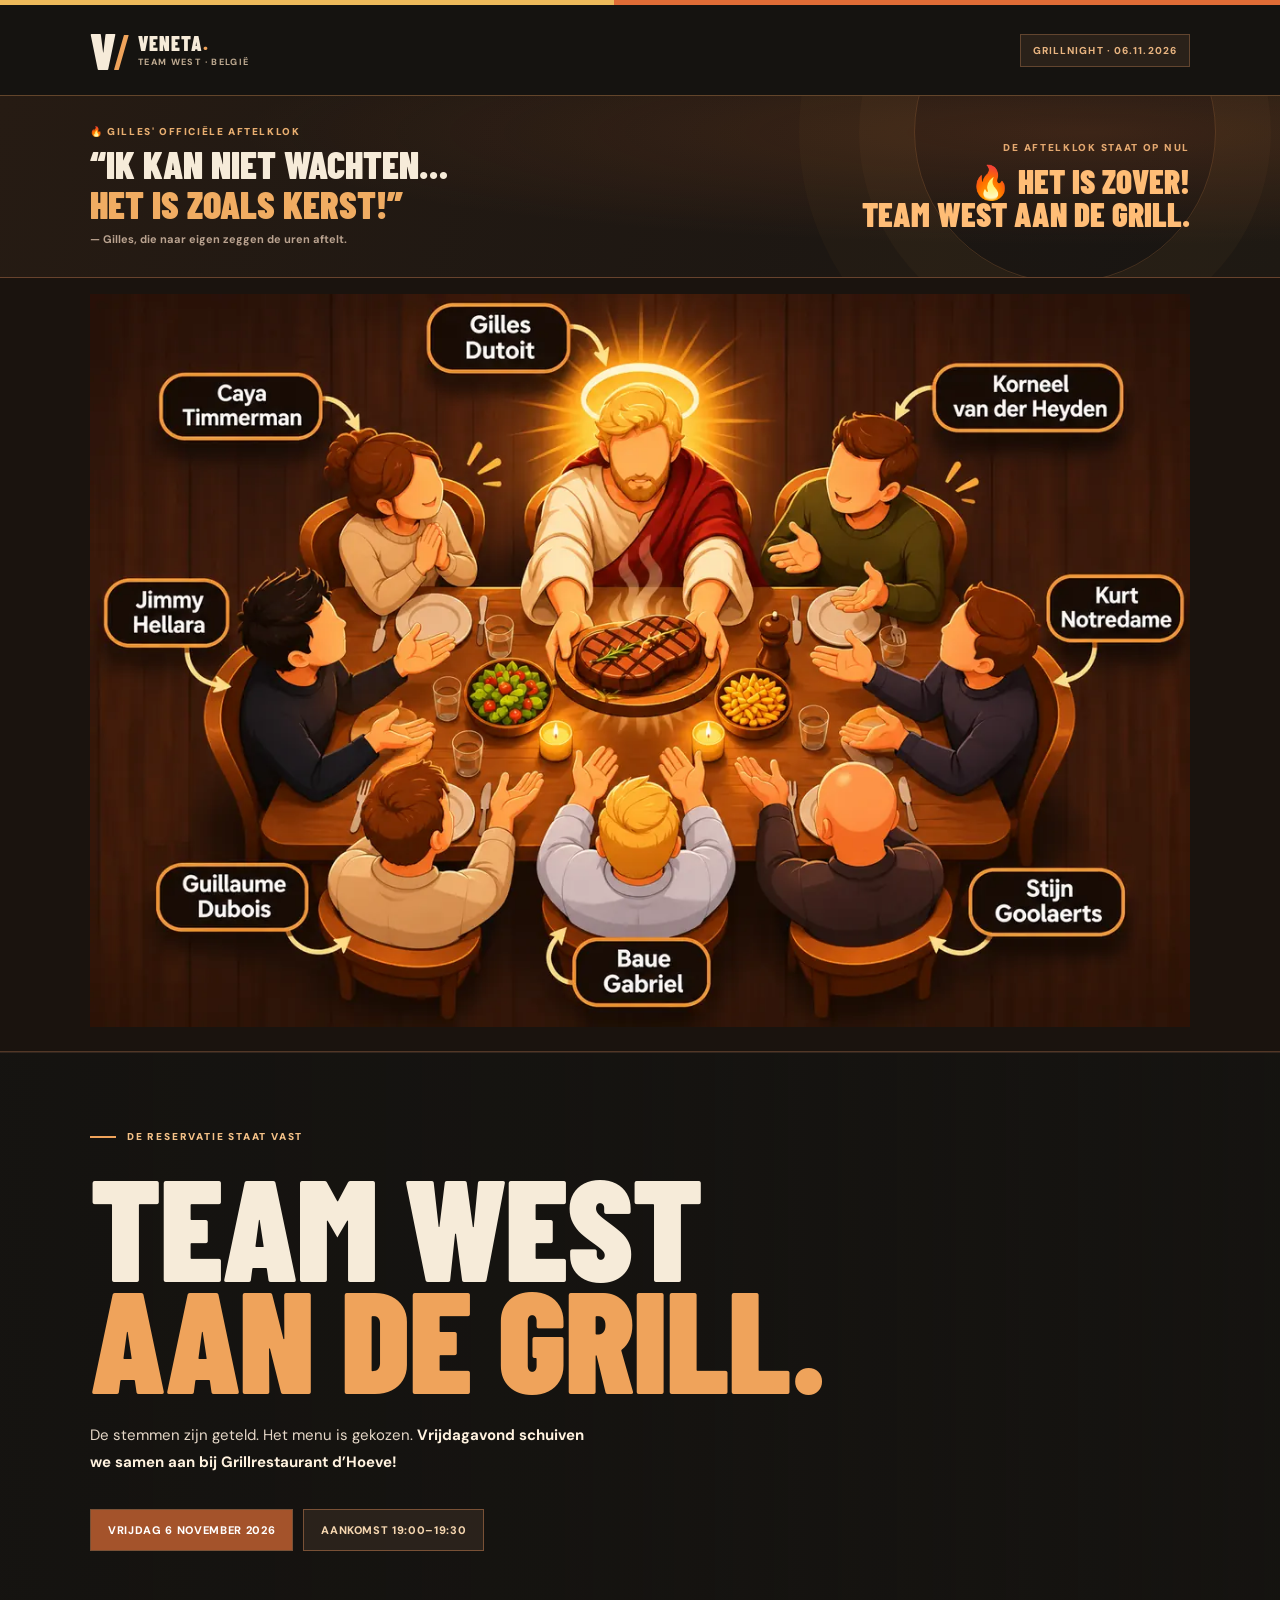
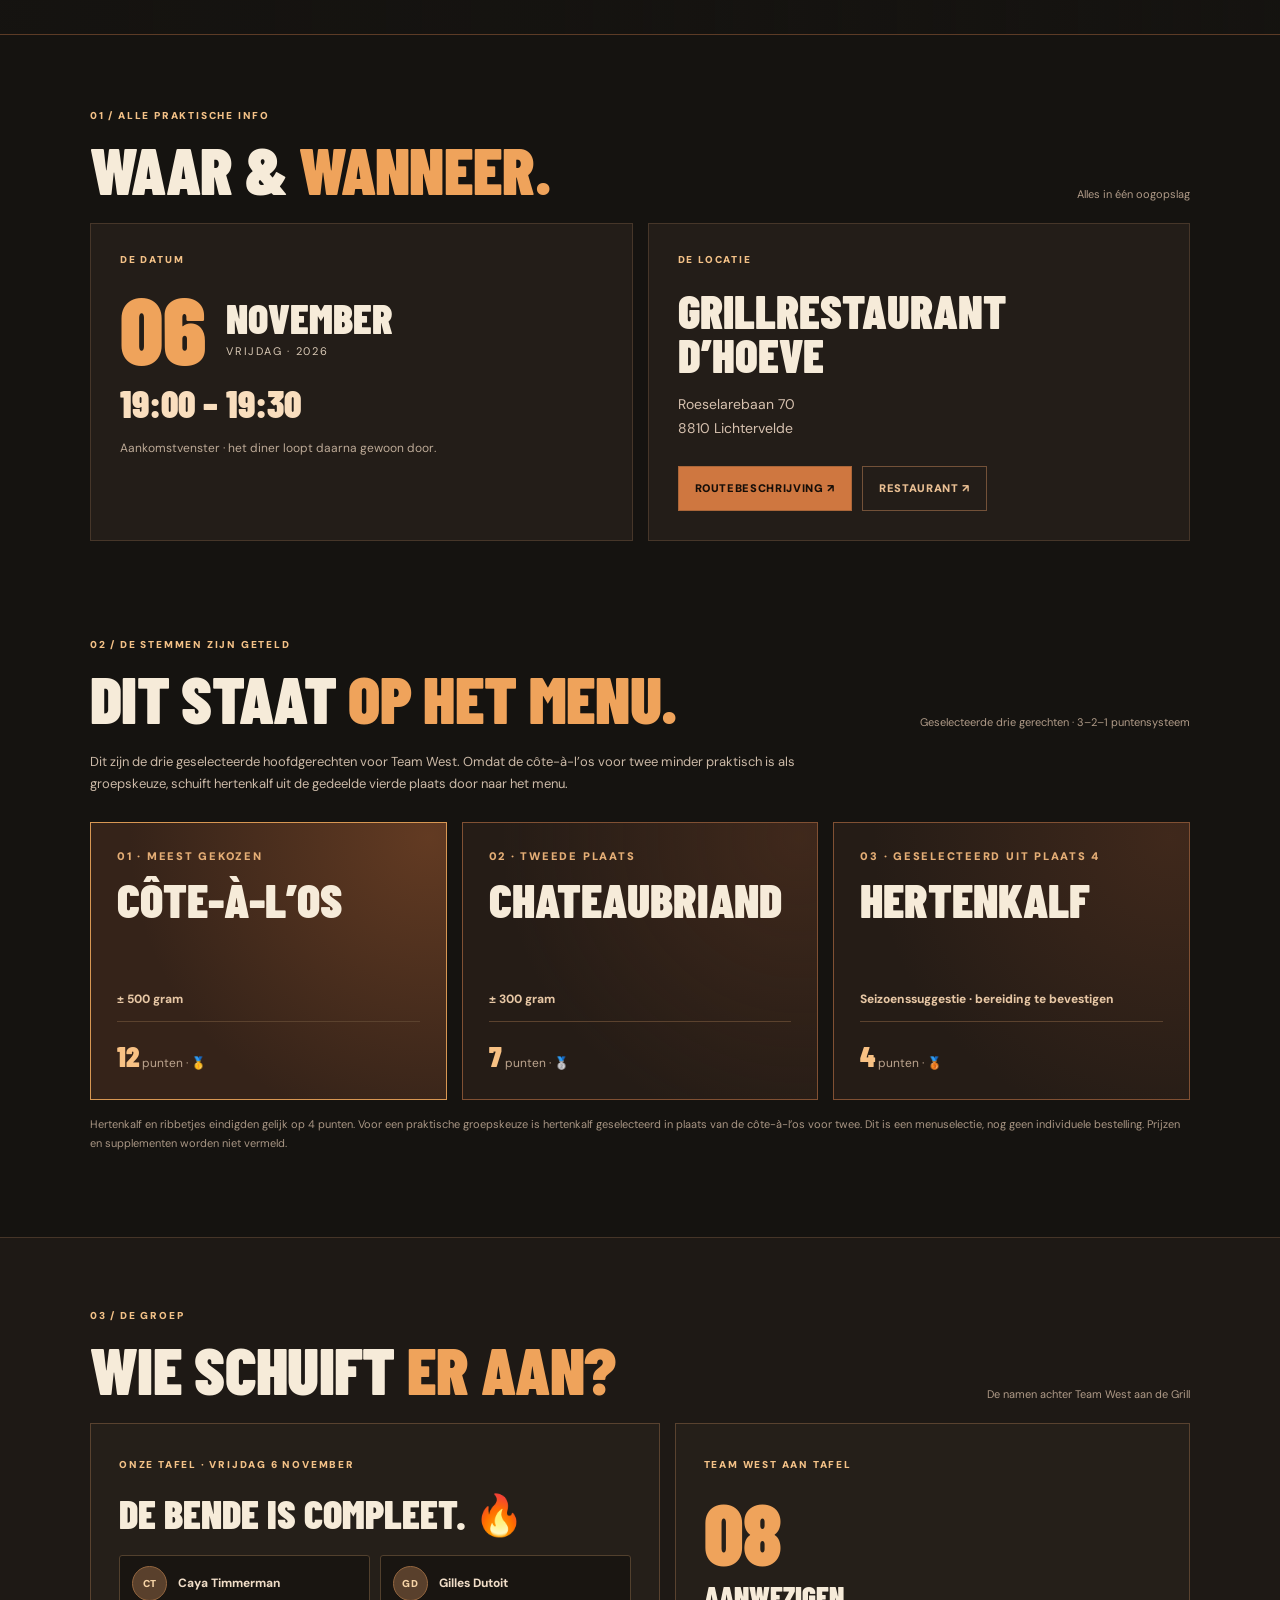
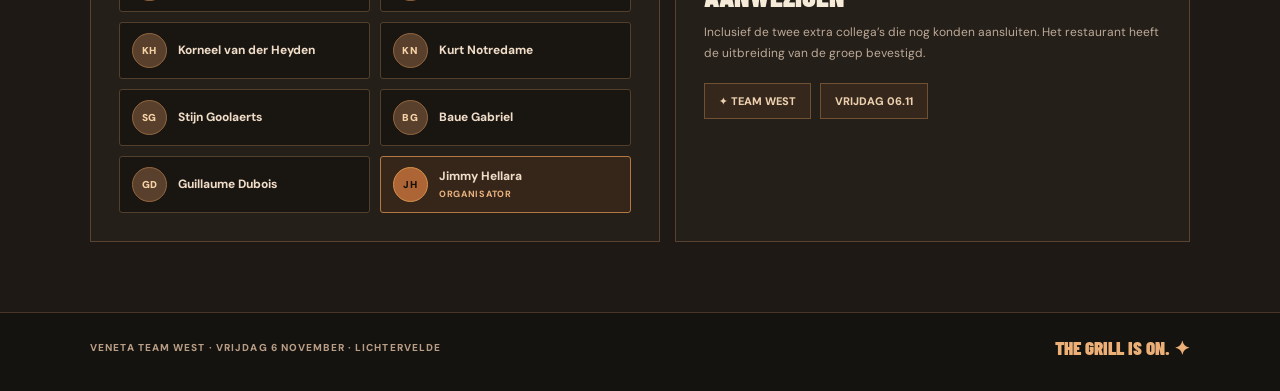
<file: index.html>
<!doctype html>
<html lang="nl-BE">
<head>
<meta charset="utf-8">
<meta name="viewport" content="width=device-width, initial-scale=1">
<meta name="theme-color" content="#151310">
<meta name="description" content="Veneta Team West aan de Grill · vrijdag 6 november 2026 bij Grillrestaurant d’Hoeve in Lichtervelde.">
<meta property="og:type" content="website">
<meta property="og:title" content="Team West aan de Grill · 6 november 2026">
<meta property="og:description" content="De afspraak, de locatie, wie erbij is en de drie gekozen hoofdgerechten.">
<title>Team West aan de Grill · 6 november 2026</title>
<link rel="preconnect" href="https://fonts.googleapis.com">
<link rel="preconnect" href="https://fonts.gstatic.com" crossorigin>
<link href="https://fonts.googleapis.com/css2?family=Barlow+Condensed:wght@500;600;700;800;900&family=DM+Sans:wght@400;500;600;700;800&display=swap" rel="stylesheet">
<style>
:root{color-scheme:dark;--bg:#151310;--panel:#231d18;--line:#463629;--cream:#f6ebd9;--muted:#b9a99a;--flame:#efa35b;--gold:#f3c187;--green:#b9d39d}
*{box-sizing:border-box}
html{scroll-behavior:smooth}
body{margin:0;background:var(--bg);color:var(--cream);font-family:'DM Sans',system-ui,-apple-system,sans-serif;-webkit-font-smoothing:antialiased}
a{color:inherit;text-decoration:none}
a:focus-visible{outline:2px solid #f6c989;outline-offset:5px}
button{font:inherit}
.wrap{width:min(1100px,calc(100% - 48px));margin-inline:auto}
.accent{color:var(--flame)}
.top-line{height:5px;background:linear-gradient(90deg,#edba5b 0%,#edba5b 48%,#df6c36 48%,#df6c36 100%)}
header{height:90px;display:flex;justify-content:space-between;align-items:center;gap:20px}
.brand{display:flex;gap:12px;align-items:center}
.logo{font:900 50px/.8 'Barlow Condensed',Impact,sans-serif;letter-spacing:-.1em}
.logo i{font-weight:500;font-style:normal;color:var(--flame);padding-left:2px}
.brand-text{display:flex;flex-direction:column;gap:3px}
.brand-text strong{font:900 20px/1 'Barlow Condensed',sans-serif;letter-spacing:.05em}
.brand-text small{font-size:9px;letter-spacing:.15em;color:#bda990;font-weight:800}
.header-tag{font-size:10px;color:#e8b480;border:1px solid #62452f;background:#2a2119;padding:9px 12px;letter-spacing:.11em;font-weight:800}
.hero{position:relative;overflow:hidden;isolation:isolate;border-top:1px solid #31251e;border-bottom:1px solid #5c3b26}
.hero::before{content:"";z-index:-2;position:absolute;inset:0;background:url('https://images.unsplash.com/photo-1558030006-450675393462?w=1650&q=85&fit=crop&auto=format') center 47%/cover no-repeat;filter:brightness(.45) saturate(.9)}
.hero::after{content:"";z-index:-1;position:absolute;inset:0;background:linear-gradient(90deg,#151310f7 0%,#151310c9 44%,#1513102b 100%),linear-gradient(0deg,#15131094,transparent 38%)}
.hero-inner{padding:77px 0 83px}
.eyebrow,.label{font-size:10px;font-weight:900;letter-spacing:.18em;color:var(--gold);text-transform:uppercase}
.eyebrow{display:flex;align-items:center;gap:11px;margin:0 0 27px}
.eyebrow::before{content:"";width:26px;height:2px;background:var(--flame)}
h1,h2,h3,p{margin-top:0}
h1{font:900 clamp(83px,12vw,143px)/.78 'Barlow Condensed',Impact,sans-serif;letter-spacing:-.01em;margin:0 0 29px}
h1 span{color:var(--flame)}
.hero-sub{font-size:15px;line-height:1.8;color:#e6d8c8;max-width:510px;margin:0 0 33px}
.hero-sub strong{color:#fff2df}
.hero-meta{display:flex;flex-wrap:wrap;gap:10px}
.hero-meta>span{font-size:11px;letter-spacing:.06em;font-weight:800;background:#2d241de8;border:1px solid #795136;padding:13px 17px;color:#f5d6b0}
.hero-meta>span:first-child{background:#a4532b;color:#fff}
section.info{padding:68px 0 30px}
.section-head{display:flex;justify-content:space-between;align-items:end;gap:14px;margin-bottom:22px}
.section-head h2{font:900 clamp(42px,5.2vw,69px)/.95 'Barlow Condensed',Impact,sans-serif;letter-spacing:-.01em;margin:13px 0 0}
.section-head h2 em{color:var(--flame);font-style:normal}
.section-note{font-size:11px;color:#b09b88;text-align:right}
.detail-grid{display:grid;grid-template-columns:1fr 1fr;gap:15px}
.detail-card{background:var(--panel);border:1px solid var(--line);padding:29px;min-height:230px}
.detail-card .label{display:block;margin-bottom:22px}
.detail-date{display:flex;align-items:center;gap:20px}
.detail-date>strong{font:900 94px/.85 'Barlow Condensed',sans-serif;color:var(--flame)}
.detail-date>div strong{display:block;font:900 42px/.95 'Barlow Condensed',sans-serif}
.detail-date>div span{display:block;font-size:11px;letter-spacing:.16em;margin-top:6px;color:#d8c8b4}
.detail-card p{color:#bdaa97;font-size:12px;line-height:1.65;margin:18px 0 0}
.detail-time{font:900 38px/.95 'Barlow Condensed',sans-serif;margin-top:17px;color:#f9debe}
.venue-name{font:900 47px/.95 'Barlow Condensed',Impact,sans-serif}
.address{font-size:14px;color:#d6c1af;margin:16px 0 25px;line-height:1.7}
.actions{display:flex;flex-wrap:wrap;gap:10px;align-items:center}
.btn{display:inline-flex;align-items:center;justify-content:space-between;gap:18px;min-height:45px;padding:12px 16px;border:1px solid #aa6639;background:#cf7740;color:#160e08;font-size:11px;font-weight:900;letter-spacing:.06em}
.btn.ghost{background:transparent;border:1px solid #735138;color:#e9bf93}
.btn:hover{filter:brightness(1.12)}
.menus{padding:61px 0 74px}
.menus-intro{max-width:710px;color:#cbb9a7;font-size:13px;line-height:1.7;margin-bottom:27px}
.menu-grid{display:grid;grid-template-columns:repeat(3,minmax(0,1fr));gap:15px}
.menu-card{background:radial-gradient(circle at 95% 5%,#7d45284d,transparent 70%),#251c16;border:1px solid #805033;padding:26px;display:flex;flex-direction:column;gap:14px;min-height:266px}
.menu-card:nth-child(1){border-color:#d89753;background:radial-gradient(circle at 95% 5%,#9f5a2f6d,transparent 70%),#352319}
.menu-rank{font-size:11px;color:#e5ae76;letter-spacing:.16em;font-weight:900}
.menu-card h3{font:900 clamp(35px,4vw,48px)/.93 'Barlow Condensed',Impact,sans-serif;margin:0;min-height:100px}
.menu-card .portion{color:#e7c7a5;font-size:12px;font-weight:800}
.menu-card .points{border-top:1px solid #5b422e;padding-top:16px;margin-top:auto;color:#bca48e;font-size:12px}
.menu-card .points strong{color:#f8c184;font:900 29px 'Barlow Condensed',sans-serif}
.menu-foot{margin-top:15px;color:#a99684;font-size:11px;line-height:1.7}
.guest-area{border-top:1px solid #463528;background:#1e1915;padding:65px 0 70px}
.guest-board{display:grid;grid-template-columns:1.05fr .95fr;gap:15px}
.guest-main,.guest-side{border:1px solid #59422f;background:#251f19;padding:28px}
.guest-main h3{font:900 40px/1 'Barlow Condensed',sans-serif;margin:20px 0 10px}
.guest-main p{font-size:13px;line-height:1.8;color:#cbbaa8;max-width:550px}
.guest-main strong{color:#f4c68c}
.guest-chips{display:flex;flex-wrap:wrap;gap:9px;margin-top:20px}
.guest-chip{display:inline-flex;align-items:center;gap:8px;padding:10px 14px;border:1px solid #715134;background:#36271c;font-size:11px;font-weight:800;color:#ecd0af}
.guest-side .big-number{font:900 86px/.95 'Barlow Condensed',sans-serif;color:var(--flame);display:block;margin:18px 0 9px}
.guest-side h3{font:900 29px/1 'Barlow Condensed',sans-serif;margin:0 0 12px}
.guest-side p{font-size:12px;line-height:1.7;color:#bdaa97;margin:0}
.conclude{border-top:1px solid #493525;padding:23px 0 32px}
.conclude .wrap{display:flex;justify-content:space-between;align-items:center;flex-wrap:wrap;gap:10px}
.conclude span{font-size:10px;letter-spacing:.11em;font-weight:800;color:#b99e86}
.conclude strong{font:900 19px 'Barlow Condensed',sans-serif;color:#ecaf77}
@media(max-width:900px){.menu-grid{gap:10px}.menu-card{padding:20px}.detail-card{padding:23px}}
@media(max-width:660px){
 .wrap{width:calc(100% - 34px)}
 header{height:70px}
 .header-tag{font-size:9px;padding:8px 9px}
 .hero-inner{padding:68px 0}
 h1{font-size:clamp(82px,18vw,110px)}
 .hero-sub{font-size:13px}
 .detail-grid,.guest-board{grid-template-columns:1fr}
 section.info{padding:49px 0 20px}
 .detail-card{min-height:0}
 .section-head h2{font-size:49px}
 .section-note{display:none}
 .menus{padding:46px 0 53px}
 .menu-grid{grid-template-columns:1fr}
 .menu-card{min-height:185px;padding:21px}
 .menu-card h3{min-height:0;font-size:43px}
 .guest-area{padding:48px 0 52px}
 .hero-meta>span{padding:10px 12px;font-size:10px}
}

/* Gilles' countdown · automatically flips to event-day welcome at 19:00 CET */
.gilles-countdown{position:relative;background:radial-gradient(ellipse at 85% 20%,#a451253f,transparent 55%),linear-gradient(110deg,#261b13,#181512);border-top:1px solid #62452b;border-bottom:1px solid #68432d;overflow:hidden}
.gilles-countdown::before{content:"";position:absolute;top:-115px;right:5%;height:300px;width:300px;border:1px solid #b4764145;border-radius:50%;box-shadow:0 0 0 55px #b476410d,0 0 0 115px #b476410a;pointer-events:none}
.gilles-layout{position:relative;padding:29px 0 31px;display:flex;justify-content:space-between;align-items:center;gap:30px}
.gilles-caption{margin:0 0 7px;color:#e8ae70;font-weight:900;font-size:10px;letter-spacing:.16em}
.gilles-quote{font:900 clamp(25px,3.3vw,38px)/1.04 'Barlow Condensed',Impact,sans-serif;max-width:530px;margin:0 0 8px}
.gilles-quote em{font-style:normal;color:#f0ac62}
.gilles-attribution{font-size:11px;color:#baa390;font-weight:700;margin:0}
.gilles-counter-side{text-align:right;flex-shrink:0}
.gilles-counter-label{display:block;color:#e4a870;font-size:10px;font-weight:900;letter-spacing:.17em;margin-bottom:11px}
.gilles-clock{display:flex;gap:8px;justify-content:flex-end}
.gilles-digit{background:#100e0d;border:1px solid #98633e;min-width:84px;padding:12px 8px 10px;text-align:center}
.gilles-digit strong{font:900 clamp(38px,4.5vw,59px)/.9 'Barlow Condensed',Impact,sans-serif;letter-spacing:.02em;color:#ffdbb4;font-variant-numeric:tabular-nums;display:block}
.gilles-digit span{display:block;color:#bf9f83;font-size:9px;font-weight:900;letter-spacing:.1em;margin-top:8px}
.gilles-after{font:900 33px/1 'Barlow Condensed',Impact,sans-serif;color:#ffbd76;max-width:350px;text-align:right}
@media(max-width:800px){.gilles-layout{flex-direction:column;text-align:center;gap:21px;padding:25px 0}.gilles-counter-side{text-align:center}.gilles-clock{justify-content:center}.gilles-quote{font-size:31px}.gilles-digit{min-width:88px}.gilles-after{text-align:center}}
@media(max-width:390px){.gilles-digit{min-width:74px;padding:10px 6px}.gilles-quote{font-size:27px}.gilles-caption{font-size:9px}}


/* Confirmed participant roster */
.attendee-list{display:grid;grid-template-columns:repeat(2,minmax(0,1fr));gap:10px;list-style:none;margin:22px 0 0;padding:0}
.attendee-list li{min-width:0;display:flex;align-items:center;gap:11px;padding:10px 12px;background:#191511;border:1px solid #52402d;border-radius:3px;color:#f0ddc8;font-size:12px;font-weight:750}
.attendee-mark{flex:none;display:grid;place-items:center;width:35px;height:35px;background:#59402c;border:1px solid #94663f;border-radius:50%;color:#f6d3a6;font-size:10px;font-weight:900;letter-spacing:.035em}
.attendee-organizer{background:#362619!important;border-color:#b47845!important}
.attendee-organizer .attendee-mark{background:#ae6536;color:#1b100b;border-color:#d4914b}
.attendee-organizer small{display:block;font-size:9px;letter-spacing:.08em;color:#eab27f;margin-top:4px}
@media(max-width:440px){.attendee-list{grid-template-columns:1fr}}


/* Eight colleagues around the grill: approved artwork, directly after countdown */
.teamwest-artwork{background:#1a130e;border-bottom:1px solid #523726;padding:16px 0 24px}
.teamwest-artwork .wrap{max-width:1150px}
.teamwest-artwork a{display:block;border:0;border-radius:0;overflow:hidden;box-shadow:none}
.teamwest-artwork img{display:block;width:100%;height:auto;aspect-ratio:3/2;object-fit:contain}
@media(max-width:650px){.teamwest-artwork{padding:8px 0 18px}.teamwest-artwork .wrap{width:calc(100% - 16px)}}
</style>
</head>
<body>
<div class="top-line" aria-hidden="true"></div>
<header class="wrap">
<a href="#top" class="brand" aria-label="Team West bovenaan">
  <span class="logo">V<i>/</i></span>
  <span class="brand-text"><strong>VENETA<span class="accent">.</span></strong><small>TEAM WEST · BELGIË</small></span>
</a>
<span class="header-tag">GRILLNIGHT · 06.11.2026</span>
</header>

<main id="top">

<section class="gilles-countdown" aria-label="Aftelklok Team West">
 <div class="wrap gilles-layout">
  <div class="gilles-copy">
   <p class="gilles-caption">🔥 GILLES' OFFICIËLE AFTELKLOK</p>
   <p class="gilles-quote">“IK KAN NIET WACHTEN…<br><em>HET IS ZOALS KERST!”</em></p>
   <p class="gilles-attribution">— Gilles, die naar eigen zeggen de uren aftelt.</p>
  </div>
  <div class="gilles-counter-side" id="gilles-countdown">
   <span class="gilles-counter-label" id="gilles-counter-label">NOG TOT VANAVOND · 19:00</span>
   <div class="gilles-clock" role="timer" aria-live="off" aria-label="Resterende tijd tot aanvang aankomst">
    <div class="gilles-digit"><strong id="gilles-hours">––</strong><span>UREN</span></div>
    <div class="gilles-digit"><strong id="gilles-minutes">––</strong><span>MINUTEN</span></div>
    <div class="gilles-digit"><strong id="gilles-seconds">––</strong><span>SECONDEN</span></div>
   </div>
  </div>
 </div>
</section>

<section class="teamwest-artwork" aria-label="Bovenaanzicht van de tafel met acht Team West-collega’s">
 <div class="wrap">
  <a href="./gilles-jezus-aan-tafel.webp" target="_blank" rel="noopener noreferrer" aria-label="Bekijk de tafelillustratie met de namen van acht collega’s">
   <img src="./gilles-jezus-aan-tafel.webp" alt="Feestelijke illustratie van Team West aan tafel, met Gilles Dutoit als Jezusachtige gast met aureool die een steak op tafel zet. Alle acht collega's staan met hun naam bij de tafel." width="1200" height="800" decoding="async" fetchpriority="high">
  </a>
 </div>
</section>

<section class="hero" aria-label="Team West aan de grill">
<div class="wrap hero-inner">
 <p class="eyebrow">DE RESERVATIE STAAT VAST</p>
 <h1>TEAM WEST<br><span>AAN DE GRILL.</span></h1>
 <p class="hero-sub">De stemmen zijn geteld. Het menu is gekozen. <strong>Vrijdagavond schuiven we samen aan bij Grillrestaurant d’Hoeve!</strong></p>
 <div class="hero-meta"><span>VRIJDAG 6 NOVEMBER 2026</span><span>AANKOMST 19:00–19:30</span></div>
</div>
</section>

<section class="info wrap" id="afspraak">
<div class="section-head"><div><span class="label">01 / ALLE PRAKTISCHE INFO</span><h2>WAAR &amp; <em>WANNEER.</em></h2></div><span class="section-note">Alles in één oogopslag</span></div>
<div class="detail-grid">
 <article class="detail-card">
  <span class="label">DE DATUM</span>
  <div class="detail-date"><strong>06</strong><div><strong>NOVEMBER</strong><span>VRIJDAG · 2026</span></div></div>
  <div class="detail-time">19:00 – 19:30</div>
  <p>Aankomstvenster · het diner loopt daarna gewoon door.</p>
 </article>
 <article class="detail-card" id="locatie">
  <span class="label">DE LOCATIE</span>
  <div class="venue-name">GRILLRESTAURANT D’HOEVE</div>
  <div class="address">Roeselarebaan 70<br>8810 Lichtervelde</div>
  <div class="actions">
    <a class="btn" href="https://www.google.com/maps/search/?api=1&amp;query=Roeselarebaan%2070%2C%208810%20Lichtervelde" target="_blank" rel="noopener noreferrer">ROUTEBESCHRIJVING ↗</a>
    <a class="btn ghost" href="https://grill-dhoeve.be/" target="_blank" rel="noopener noreferrer">RESTAURANT ↗</a>
  </div>
 </article>
</div>
</section>

<section class="menus wrap" id="menu">
 <div class="section-head"><div><span class="label">02 / DE STEMMEN ZIJN GETELD</span><h2>DIT STAAT <em>OP HET MENU.</em></h2></div><span class="section-note">Geselecteerde drie gerechten · 3–2–1 puntensysteem</span></div>
 <p class="menus-intro">Dit zijn de drie geselecteerde hoofdgerechten voor Team West. Omdat de côte-à-l’os voor twee minder praktisch is als groepskeuze, schuift hertenkalf uit de gedeelde vierde plaats door naar het menu.</p>
 <div class="menu-grid">
  <article class="menu-card">
   <span class="menu-rank">01 · MEEST GEKOZEN</span>
   <h3>CÔTE-À-L’OS</h3>
   <span class="portion">± 500 gram</span>
   <div class="points"><strong>12</strong> punten · 🥇</div>
  </article>
  <article class="menu-card">
   <span class="menu-rank">02 · TWEEDE PLAATS</span>
   <h3>CHATEAUBRIAND</h3>
   <span class="portion">± 300 gram</span>
   <div class="points"><strong>7</strong> punten · 🥈</div>
  </article>
  <article class="menu-card">
   <span class="menu-rank">03 · GESELECTEERD UIT PLAATS 4</span>
   <h3>HERTENKALF</h3>
   <span class="portion">Seizoenssuggestie · bereiding te bevestigen</span>
   <div class="points"><strong>4</strong> punten · 🥉</div>
  </article>
 </div>
 <p class="menu-foot">Hertenkalf en ribbetjes eindigden gelijk op 4 punten. Voor een praktische groepskeuze is hertenkalf geselecteerd in plaats van de côte-à-l’os voor twee. Dit is een menuselectie, nog geen individuele bestelling. Prijzen en supplementen worden niet vermeld.</p>
</section>

<section class="guest-area" id="aanwezigen">
 <div class="wrap">
  <div class="section-head"><div><span class="label">03 / DE GROEP</span><h2>WIE SCHUIFT <em>ER AAN?</em></h2></div><span class="section-note">De namen achter Team West aan de Grill</span></div>
  <div class="guest-board">
   <article class="guest-main">
    <span class="label">ONZE TAFEL · VRIJDAG 6 NOVEMBER</span>
    <h3>DE BENDE IS COMPLEET. 🔥</h3>
    <ul class="attendee-list" aria-label="De acht aanwezigen">
      <li><span class="attendee-mark">CT</span><span>Caya Timmerman</span></li>
      <li><span class="attendee-mark">GD</span><span>Gilles Dutoit</span></li>
      <li><span class="attendee-mark">KH</span><span>Korneel van der Heyden</span></li>
      <li><span class="attendee-mark">KN</span><span>Kurt Notredame</span></li>
      <li><span class="attendee-mark">SG</span><span>Stijn Goolaerts</span></li>
      <li><span class="attendee-mark">BG</span><span>Baue Gabriel</span></li>
      <li><span class="attendee-mark">GD</span><span>Guillaume Dubois</span></li>
      <li class="attendee-organizer"><span class="attendee-mark">JH</span><span>Jimmy Hellara <small>ORGANISATOR</small></span></li>
    </ul>
   </article>
   <aside class="guest-side">
    <span class="label">TEAM WEST AAN TAFEL</span>
    <span class="big-number">08</span>
    <h3>AANWEZIGEN</h3>
    <p>Inclusief de twee extra collega’s die nog konden aansluiten. Het restaurant heeft de uitbreiding van de groep bevestigd.</p>
    <div class="guest-chips"><span class="guest-chip">✦ TEAM WEST</span><span class="guest-chip">VRIJDAG 06.11</span></div>
   </aside>
  </div>
 </div>
</section>
</main>
<footer class="conclude"><div class="wrap"><span>VENETA TEAM WEST · VRIJDAG 6 NOVEMBER · LICHTERVELDE</span><strong>THE GRILL IS ON. ✦</strong></div></footer>

<script>
(() => {
 const arrival = Date.parse('2026-11-06T19:00:00+01:00');
 const hours = document.getElementById('gilles-hours');
 const minutes = document.getElementById('gilles-minutes');
 const seconds = document.getElementById('gilles-seconds');
 const host = document.getElementById('gilles-countdown');
 const pad = v => String(v).padStart(2, '0');
 let finished = false;
 function tick() {
  if (finished) return;
  const left = Math.max(0, Math.ceil((arrival - Date.now()) / 1000));
  if (left <= 0) {
   finished = true;
   host.innerHTML = '<span class="gilles-counter-label">DE AFTELKLOK STAAT OP NUL</span><div class="gilles-after">🔥 HET IS ZOVER!<br>TEAM WEST AAN DE GRILL.</div>';
   return;
  }
  hours.textContent = pad(Math.floor(left / 3600));
  minutes.textContent = pad(Math.floor((left % 3600) / 60));
  seconds.textContent = pad(left % 60);
 }
 tick();
 setInterval(tick, 1000);
})();
</script>

</body>
</html>
</file>
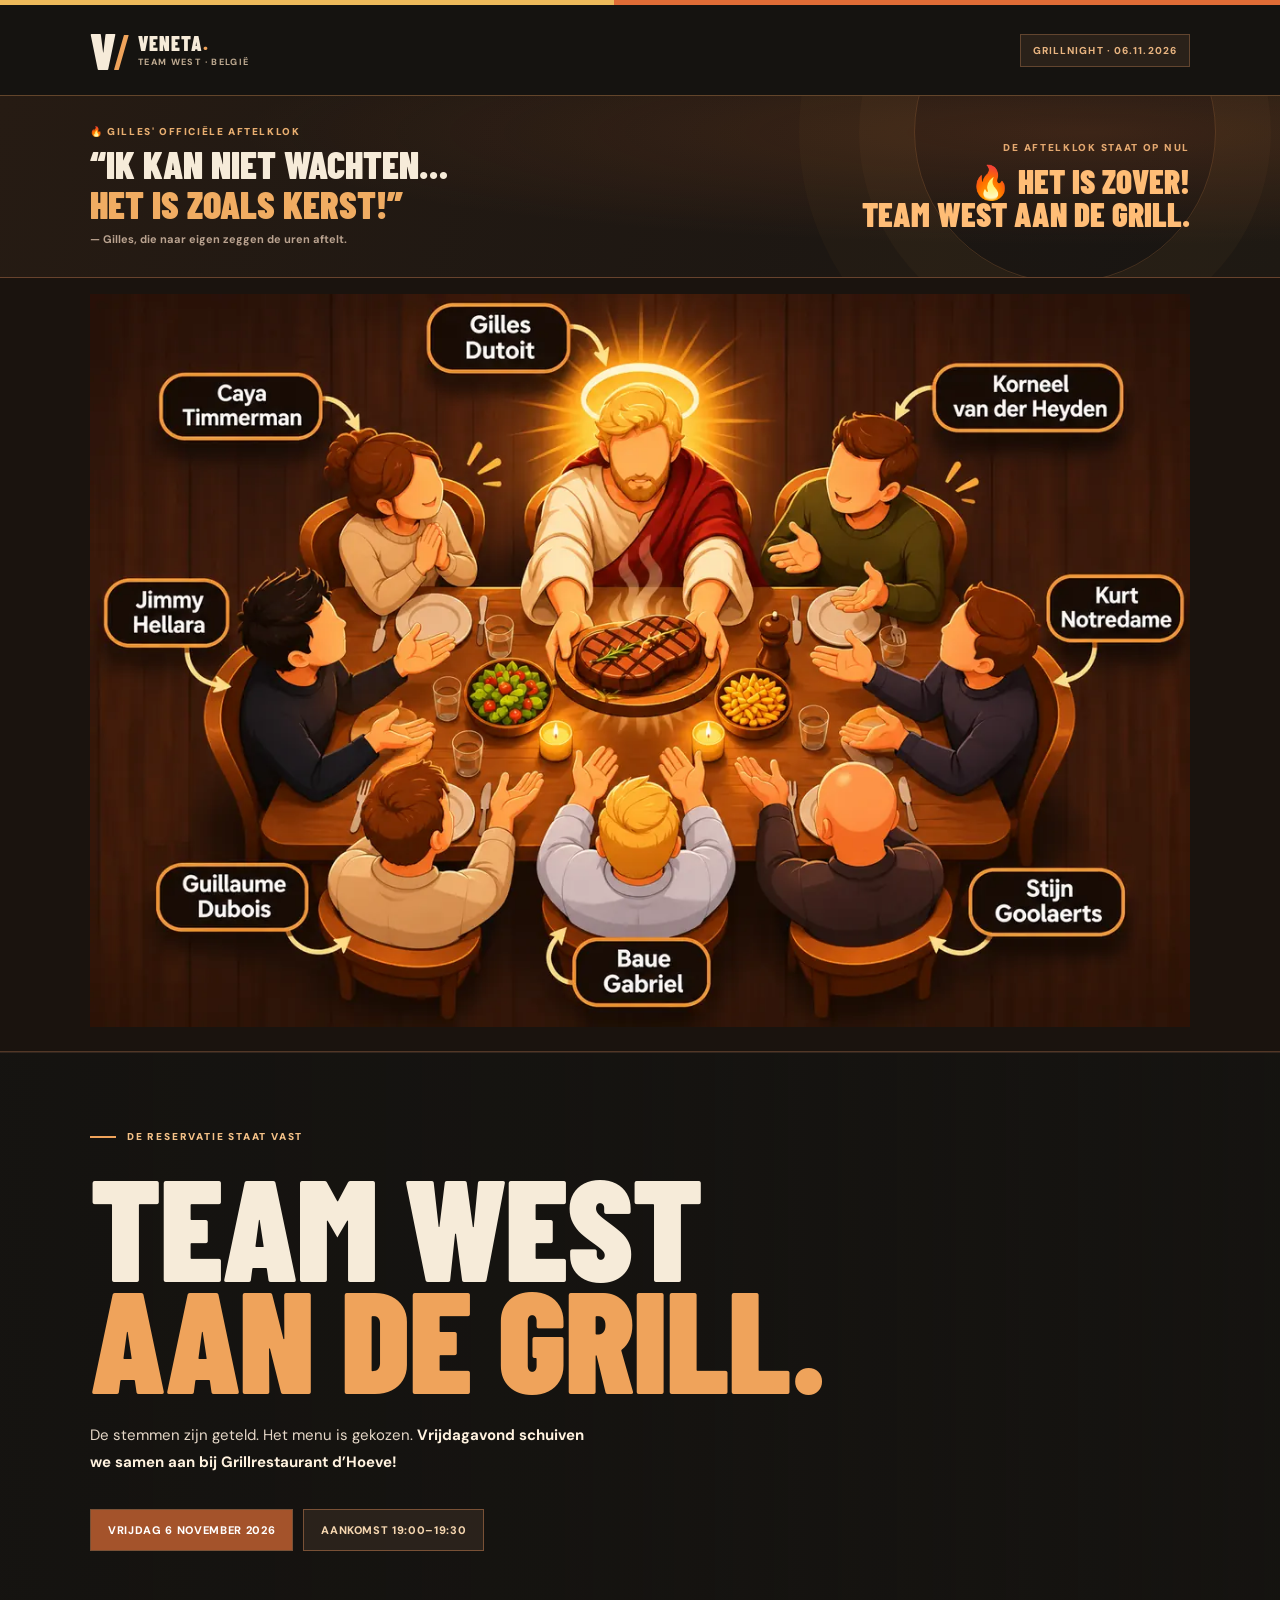
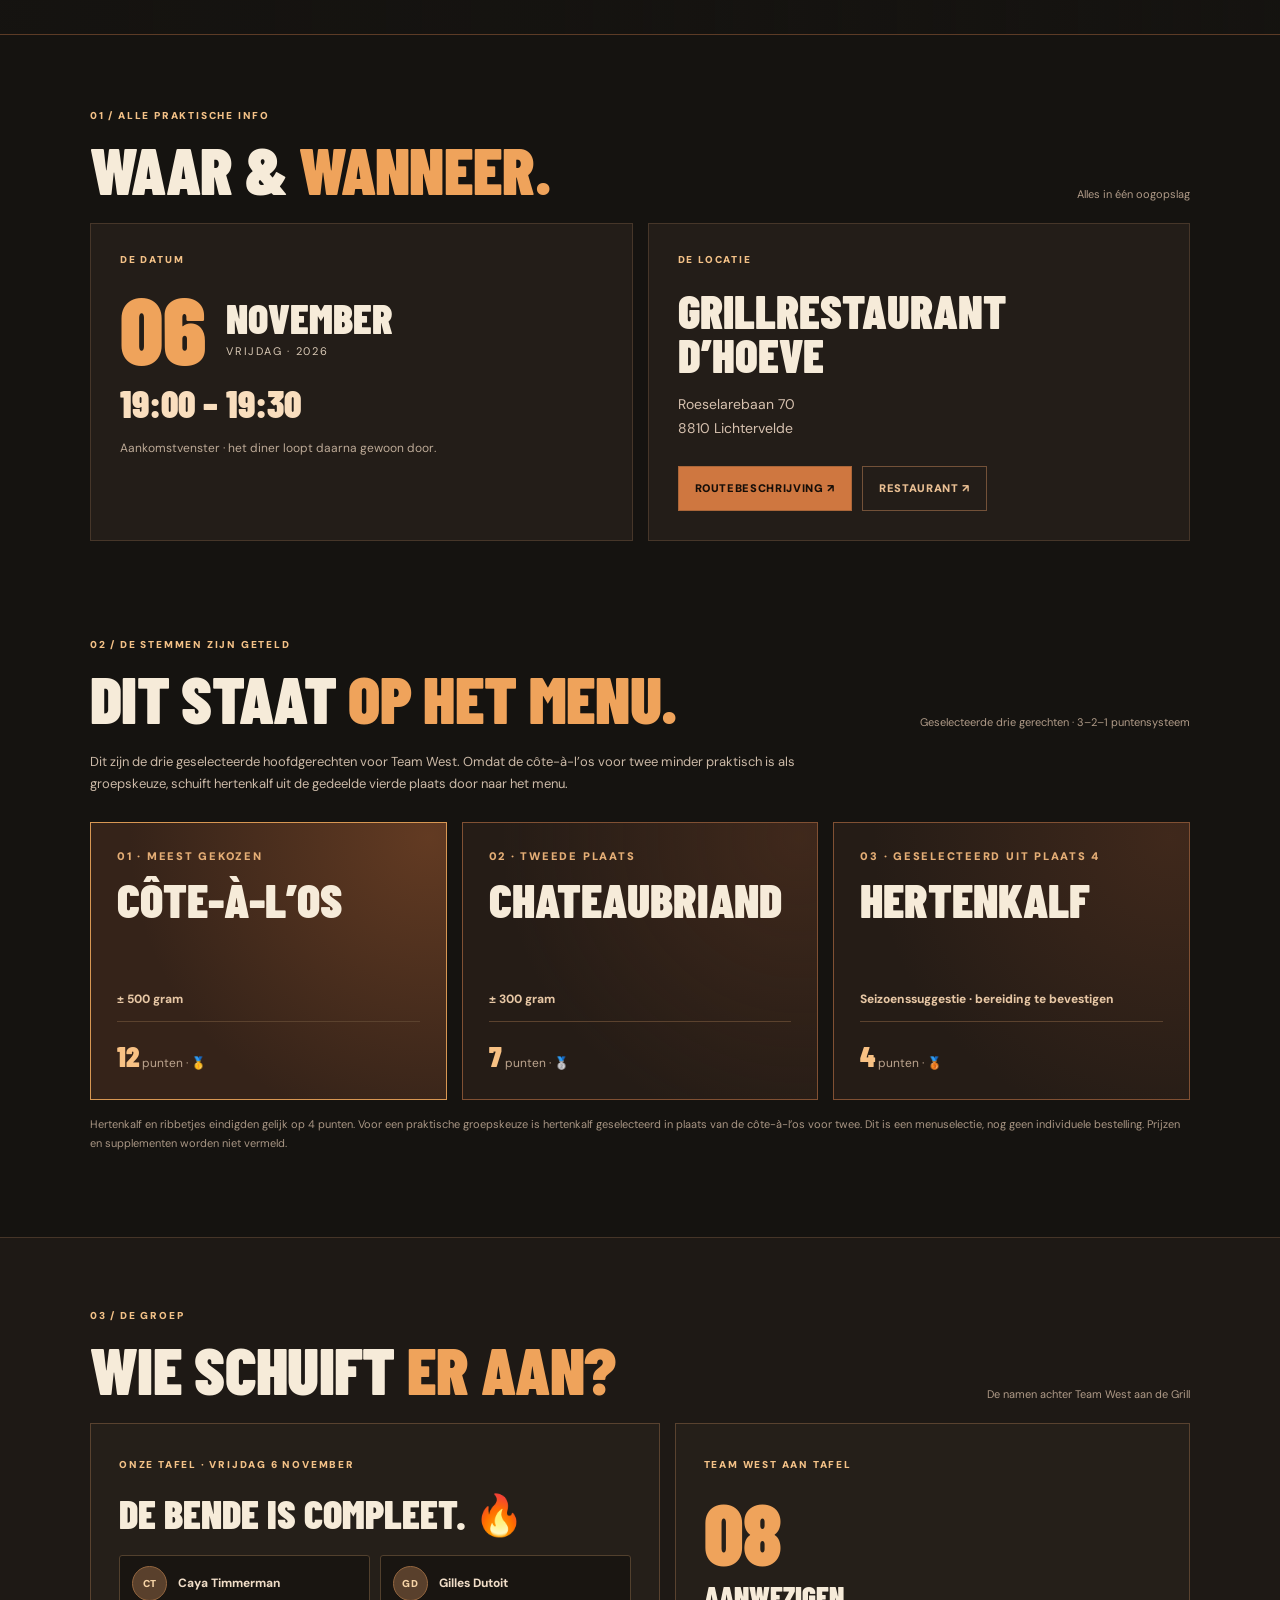
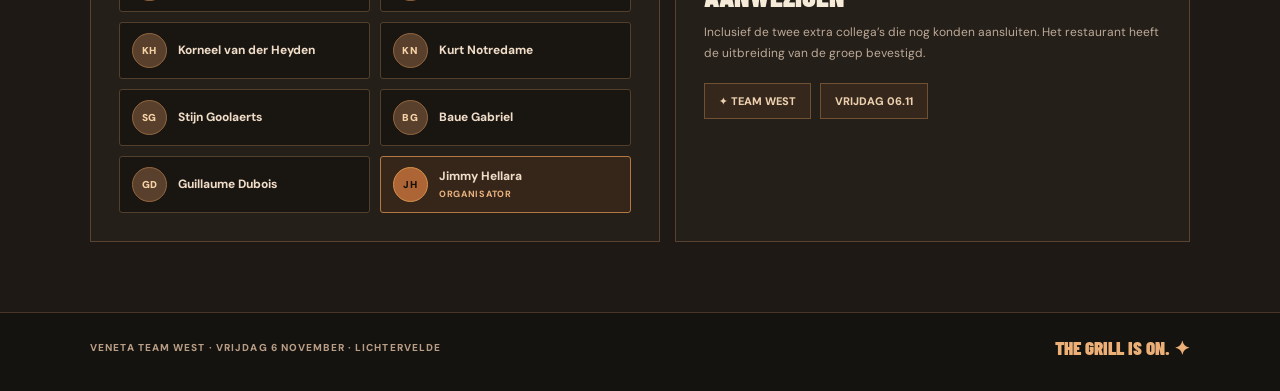
<file: menu.html>
<!doctype html>
<html lang="nl-BE">
<head>
<meta charset="utf-8">
<meta name="viewport" content="width=device-width,initial-scale=1">
<meta http-equiv="refresh" content="0; url=./index.html">
<title>Team West aan de Grill — de eventpagina</title>
<link rel="canonical" href="https://hellara-team-west-grillvote.vercel.app/">
<script>window.location.replace('./index.html');</script>
</head>
<body>
<p>De stemming is afgelopen. Bekijk nu <a href="./index.html">de eventpagina van Team West</a>.</p>
</body>
</html>
</file>
